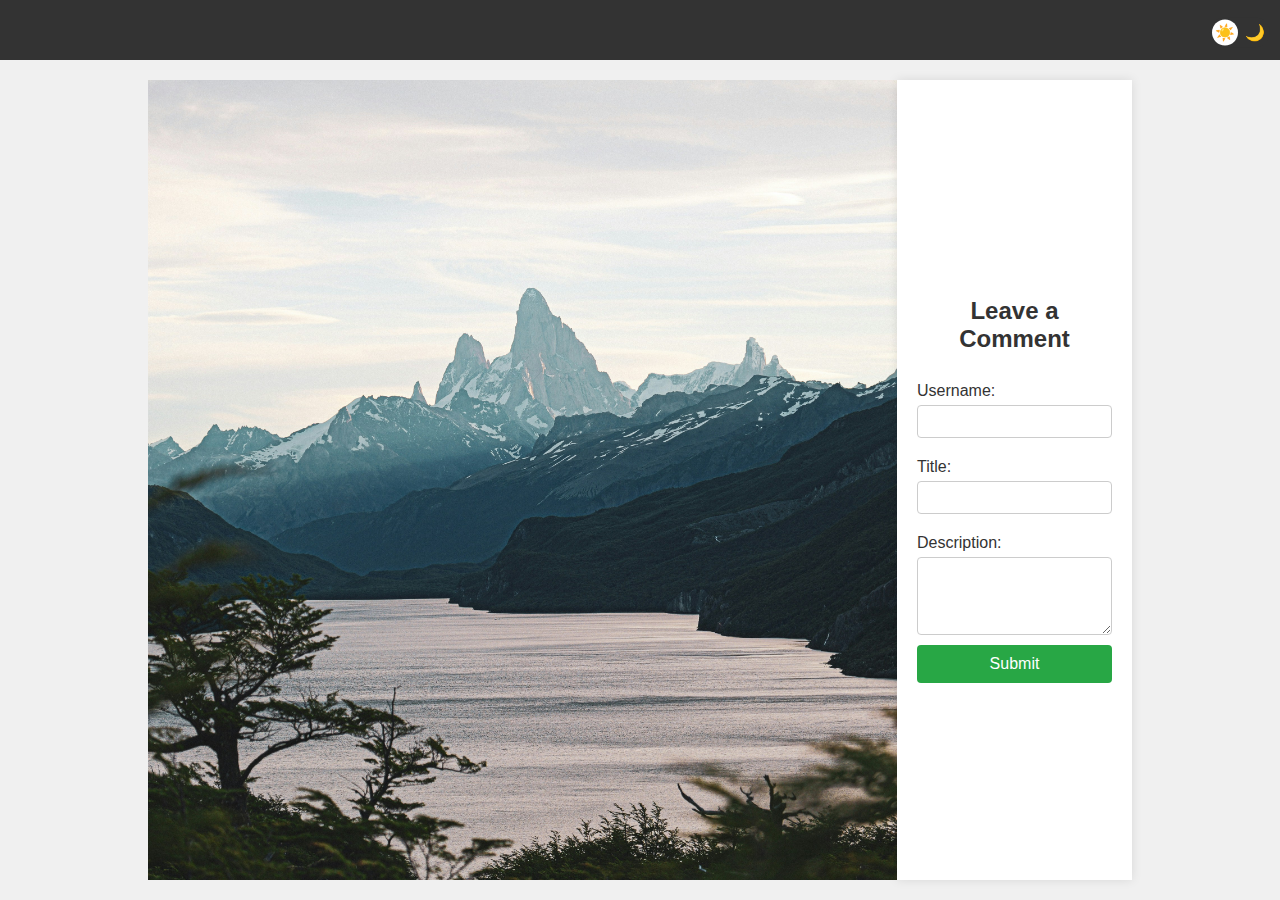
<file: index.html>
<!DOCTYPE html>
<html lang="en">
<head>
    <meta charset="UTF-8">
    <meta name="viewport" content="width=device-width, initial-scale=1.0">
    <title>Comment Form</title>
    <link rel="stylesheet" href="./assets/css/styles.css">
    <link rel="stylesheet" href="./assets/css/form.css">
</head>
<body>
    <header>
        <div class="container">
            <div class="theme-toggle">
                <input type="checkbox" id="theme-slider">
                <label for="theme-slider" class="slider">
                    <span class="sun">☀️</span>
                    <span class="moon">🌙</span>
                </label>
            </div>
        </div>
    </header>
    <div class="container form-container">
        <div class="image-section">
            <img src="./assets/images/landing-page.jpg" alt="Image Description">
        </div>
        <div class="form-section">
            <h2>Leave a Comment</h2>
            <form id="commentForm">
                <label for="username">Username:</label>
                <input type="text" id="username" name="username" required>

                <label for="title">Title:</label>
                <input type="text" id="title" name="title" required>

                <label for="comment">Description:</label>
                <textarea id="comment" name="comment" rows="4" required></textarea>

                <button type="submit">Submit</button>
            </form>
        </div>
    </div>
    <script src="./assets/js/logic.js"></script>
    <script src="./assets/js/form.js"></script>
</body>
</html>
</file>
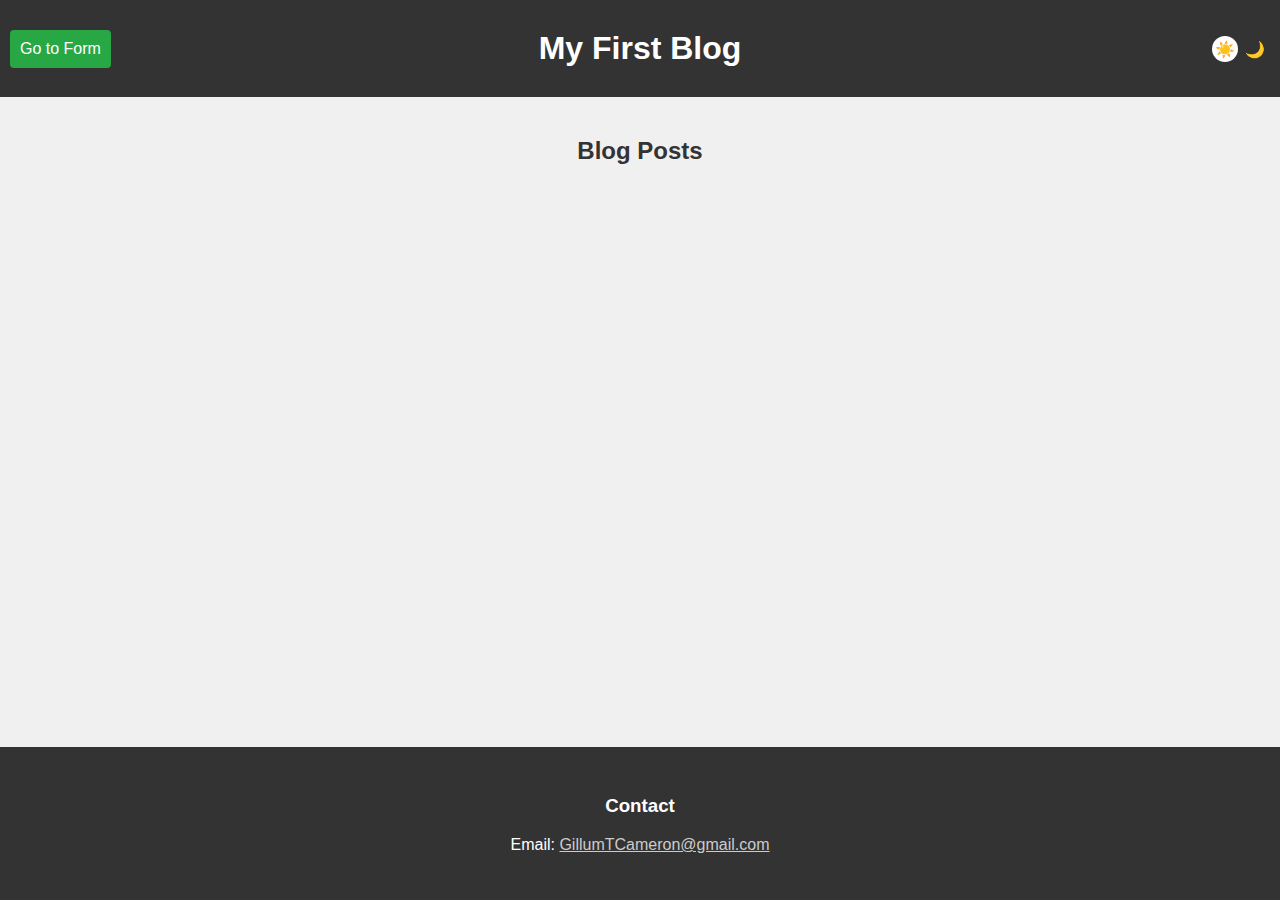
<file: blog.html>
<!DOCTYPE html>
<html lang="en">
<head>
    <meta charset="UTF-8">
    <meta name="viewport" content="width=device-width, initial-scale=1.0">
    <title>My First Blog</title>
    <link rel="stylesheet" href="./assets/css/styles.css">
    <link rel="stylesheet" href="./assets/css/blog.css">
</head>
<body>
    <header>
        <div class="container">
            <h1>My First Blog</h1>
            <div class="header-buttons">
                <button id="back-to-form">Go to Form</button>
            </div>
            <div class="theme-toggle">
                <input type="checkbox" id="theme-slider">
                <label for="theme-slider" class="slider">
                    <span class="sun">☀️</span>
                    <span class="moon">🌙</span>
                </label>
            </div>
        </div>
    </header>
    <div class="container">
        <h2>Blog Posts</h2>
        <div id="posts">
            <!-- Blog posts will be dynamically inserted here -->
        </div>
    </div>
    <footer>
        <div class="container">
            <div class="contact">
                <h3>Contact</h3>
                <p>Email: <a href="mailto:GillumTCameron@gmail.com">GillumTCameron@gmail.com</a></p>
            </div>
        </div>
    </footer>
    <script src="./assets/js/logic.js"></script>
    <script src="./assets/js/blog.js"></script>
</body>
</html>
</file>
<file: assets/css/styles.css>
/* General styles */

body {
    font-family: Arial, sans-serif;
    margin: 0;
    padding: 0;
    transition: background-color 0.3s ease, color 0.3s ease;
}

.container {
    width: 80%;
    margin: 0 auto;
    padding: 20px;
    box-sizing: border-box;
}

header {
    background-color: #333;
    color: #fff;
    padding: 10px 0;
    text-align: center;
    display: flex;
    justify-content: space-between;
    align-items: center;
    position: relative;
}

header h1 {
    margin: 0;
}

.theme-toggle {
    position: absolute;
    top: 50%;
    transform: translateY(-50%);
    right: 10px;
    display: flex;
    align-items: center;
}

.theme-toggle input {
    display: none;
}

.theme-toggle .slider {
    position: relative;
    width: 60px;
    height: 30px;
    background-color: #ccc;
    border-radius: 30px;
    cursor: pointer;
    transition: background-color 0.3s ease;
}

.theme-toggle .slider:before {
    content: '';
    position: absolute;
    width: 26px;
    height: 26px;
    border-radius: 50%;
    background-color: #fff;
    top: 2px;
    left: 2px;
    transition: transform 0.3s ease;
}

.theme-toggle input:checked + .slider {
    background-color: #666;
}

.theme-toggle input:checked + .slider:before {
    transform: translateX(30px);
}

.theme-toggle .sun,
.theme-toggle .moon {
    position: absolute;
    font-size: 16px;
    top: 50%;
    transform: translateY(-50%);
    pointer-events: none;
    transition: opacity 0.3s ease;
}

.theme-toggle .sun {
    left: 5px;
    color: #ffdd57;
}

.theme-toggle .moon {
    right: 5px;
    color: #fff;
}

footer {
    background-color: #333;
    color: #fff;
    padding: 10px 0;
    text-align: center;
    position: absolute;
    bottom: 0px;
    width: 100%;
}

footer .container {
    width: 100%;
}

footer .contact {
    margin-top: 10px;
}

footer .contact a {
    color: #ccc;
}

/* Light mode */

body.light-mode {
    background-color: #f0f0f0;
    color: #333;
}

body.light-mode .theme-toggle .slider {
    background-color: #333;
}

header.light-mode,
footer.light-mode {
    background-color: #fff;
    color: #333;
    border-top: 1px solid #ccc;
    border-bottom: 1px solid #ccc;
}

.container.light-mode {
    background-color: #fff;
}

/* Dark mode */

body.dark-mode {
    background-color: #333;
    color: #fff;
}

body.dark-mode .theme-toggle .slider {
    background-color: #ccc;
}

header.dark-mode,
footer.dark-mode {
    background-color: #333;
    color: #fff;
}

.container.dark-mode {
    background-color: #444;
    color: #fff;
}
</file>
<file: assets/css/form.css>
.form-container {
    display: flex;
    height: calc(100vh - 60px); /* Adjust for header height */
}

.image-section {
    width: 80%;
    overflow: hidden;
}

.image-section img {
    width: 100%;
    height: 100%;
    object-fit: cover;
}

.form-section {
    width: 20%;
    background-color: #fff;
    padding: 20px;
    box-shadow: 0 0 10px rgba(0, 0, 0, 0.1);
    display: flex;
    flex-direction: column;
    justify-content: center;
}

.form-section h2 {
    text-align: center;
    color: #333;
}

form {
    display: flex;
    flex-direction: column;
}

label {
    margin-top: 10px;
    margin-bottom: 5px;
    color: #555;
}

input, textarea {
    padding: 8px;
    border: 1px solid #ccc;
    border-radius: 4px;
    margin-bottom: 10px;
}

button {
    background-color: #28a745;
    color: #fff;
    border: none;
    padding: 10px;
    border-radius: 4px;
    cursor: pointer;
    font-size: 16px;
}

button:hover {
    background-color: #218838;
}

/* Light mode */

body.light-mode .form-section {
    background-color: #fff;
}

body.light-mode .form-section h2,
body.light-mode label {
    color: #333;
}

body.light-mode input, body.light-mode textarea {
    border-color: #ccc;
}

/* Dark mode */

body.dark-mode .form-section {
    background-color: #555;
}

body.dark-mode .form-section h2,
body.dark-mode label {
    color: #fff;
}

body.dark-mode input, body.dark-mode textarea {
    background-color: #666;
    color: #fff;
    border-color: #888;
}
</file>
<file: assets/css/blog.css>
/* Specific styles for blog posts */

header .header-buttons {
    position: absolute;
    top: 10px;
    left: 10px;
}

header .header-buttons button {
    background-color: #28a745;
    color: #fff;
    border: none;
    padding: 10px;
    border-radius: 4px;
    cursor: pointer;
    font-size: 16px;
    position: relative;
    top: 20px;
}

header .header-buttons button:hover {
    background-color: #218838;
}

h2 {
    text-align: center;
    color: #333;
}

#posts {
    display: flex;
    flex-direction: column;
}

.post {
    border-bottom: 1px solid #ccc;
    padding: 10px 0;
}

.post-title {
    font-size: 18px;
    font-weight: bold;
    color: #333;
}

.post-username {
    font-size: 14px;
    color: #777;
}

.post-comment {
    font-size: 16px;
    color: #555;
}

/* Light mode */

body.light-mode h2 {
    color: #333;
}

body.light-mode .post-title {
    color: #333;
}

body.light-mode .post-username {
    color: #777;
}

body.light-mode .post-comment {
    color: #555;
}

/* Dark mode */

body.dark-mode h2 {
    color: #fff;
}

body.dark-mode .post {
    border-color: #444;
}

body.dark-mode .post-title {
    color: #fff;
}

body.dark-mode .post-username {
    color: #bbb;
}

body.dark-mode .post-comment {
    color: #ddd;
}
</file>
